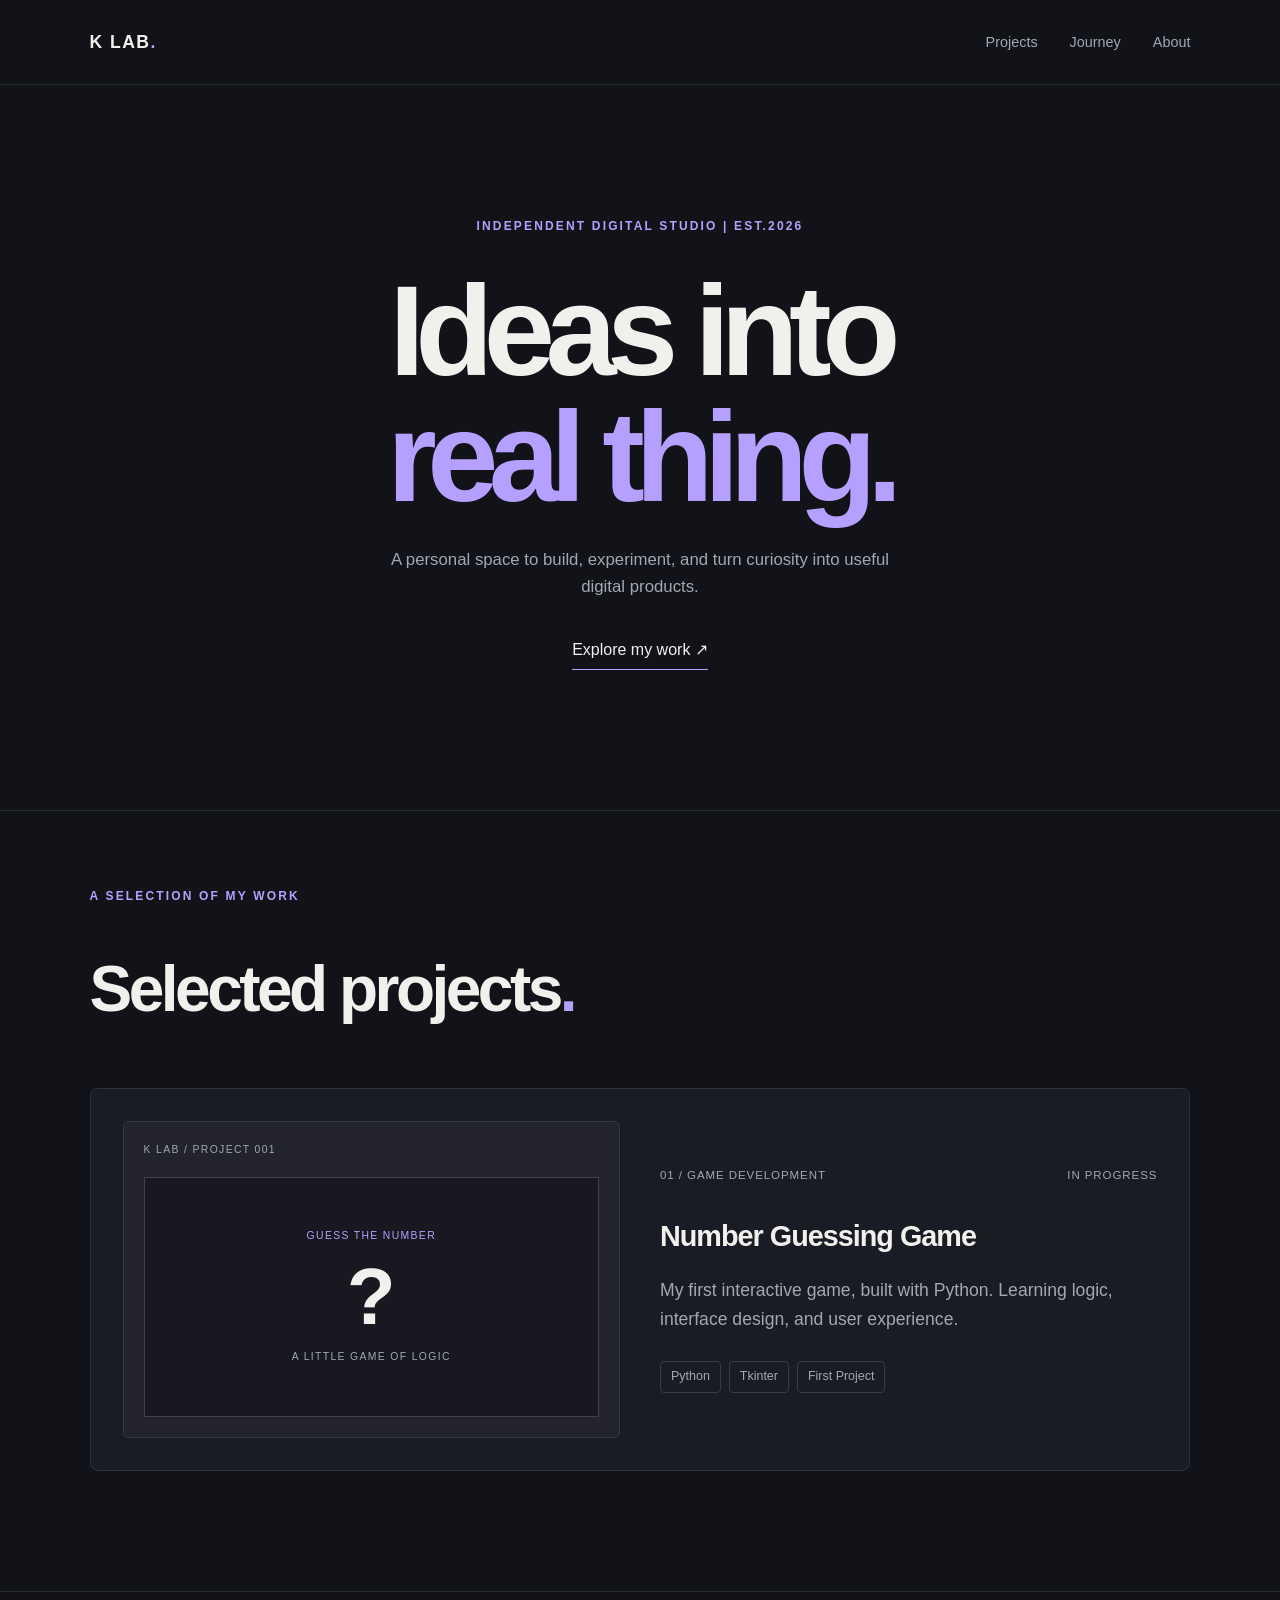
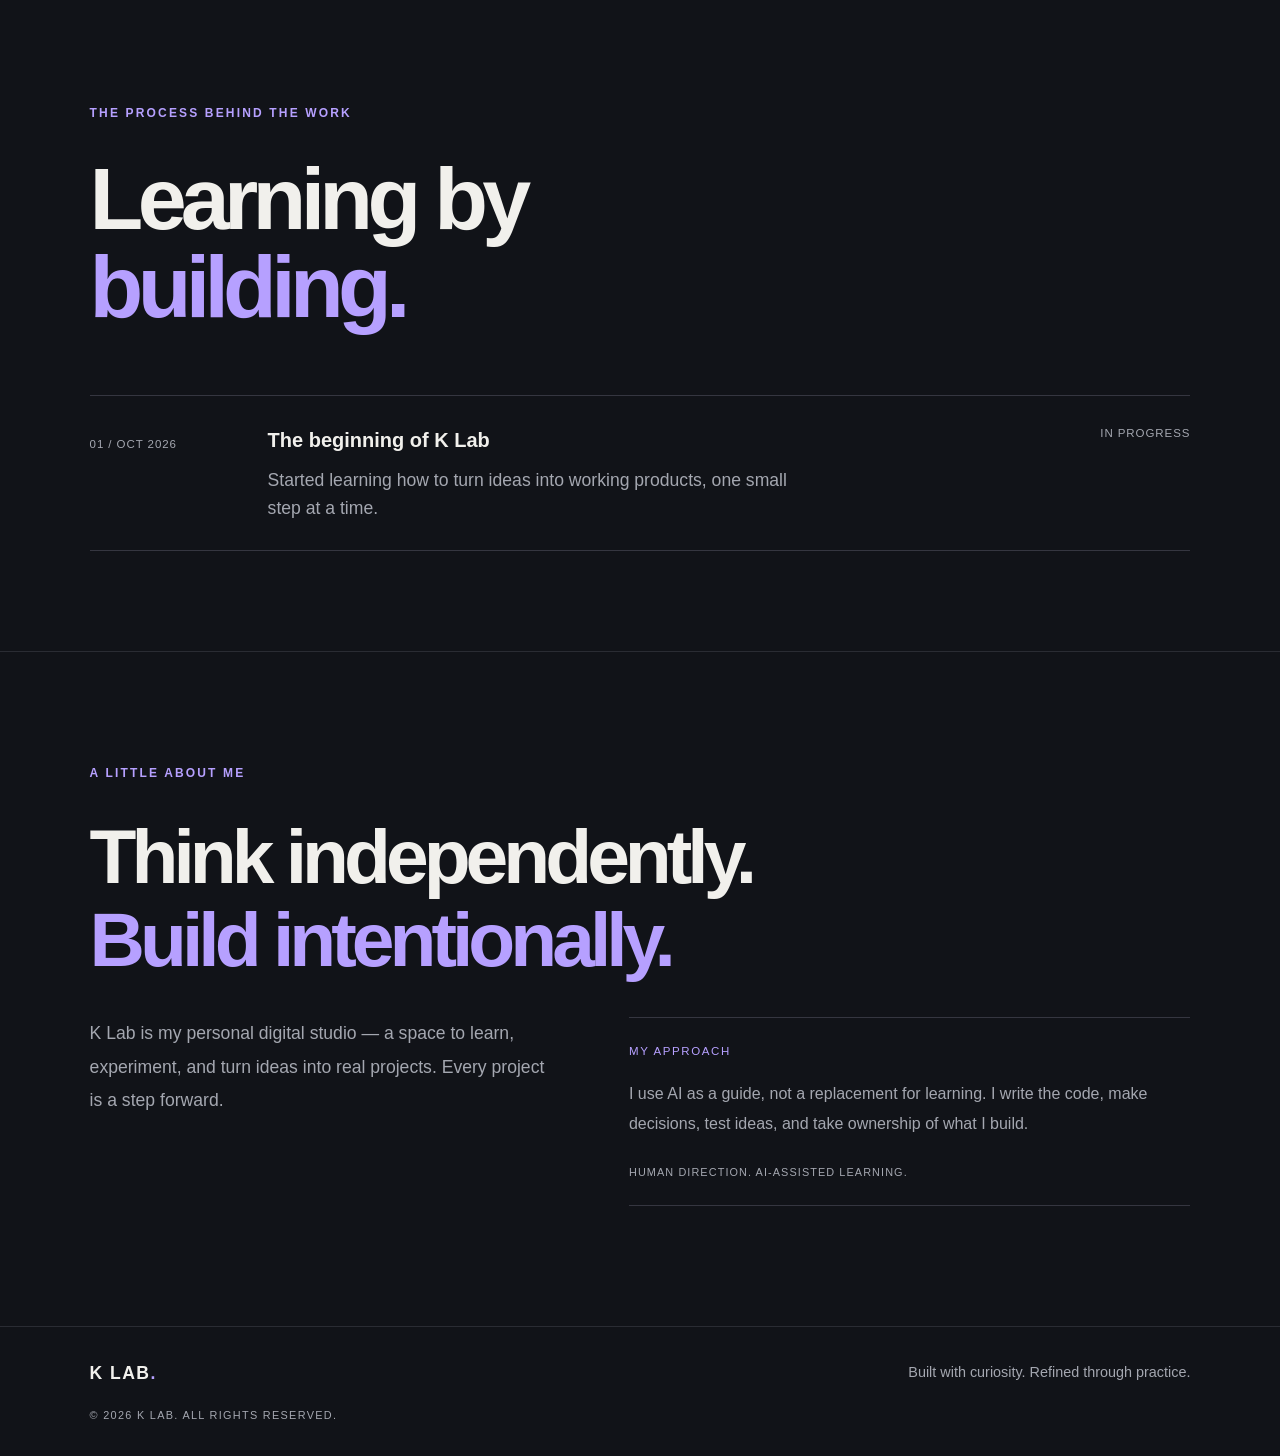
<file: index.html>
<!DOCTYPE html>
<html lang="en">
<head>
    <meta charset="UTF-8">
    <meta name="viewport" content="width=device-width, initial-scale=1.0">
    <title>K Lab - Digital Workshop</title>
    <link rel="stylesheet" href="style.css">
</head>
<body>

    <header class="site-header">
        <a class="logo" href="#">K LAB<span>.</span></a>

        <nav class="nav-links">
            <a href="#projects">Projects</a>
            <a href="#journey">Journey</a>
            <a href="#about">About</a>
        </nav>
    </header>

    <main>
        <section class="hero">
            <p class="eyebrow">INDEPENDENT DIGITAL STUDIO | EST.2026</p>

            <h1>
                Ideas into<br>
                <span>real thing.</span>
            </h1>

            <p class="hero-description">
                A personal space to build, experiment, and turn curiosity
                into useful digital products.
            </p>

            <a class="hero-link" href="#projects">
                Explore my work <span>↗</span>
            </a>
        </section>

        <section class="projects" id="projects">
            <div class="section-heading">
                <p class="eyebrow">A SELECTION OF MY WORK</p>
                <h2>Selected projects<span>.</span></h2>
            </div>

            <article class="project-card">
                <div class="project-preview">
                    <span class="preview-label">K LAB / PROJECT 001</span>

                    <div class="preview-screen">
                        <span class="preview-kicker">GUESS THE NUMBER</span>
                        <div class="preview-number">?</div>
                        <span class="preview-hint">A LITTLE GAME OF LOGIC</span>
                    </div>
                </div>

                <div class="project-info">
                    <div class="project-meta">
                        <span>01 / GAME DEVELOPMENT</span>
                        <span>IN PROGRESS</span>
                    </div>

                    <h3>
                        <a class="project-title-link" href="project-number-guessing.html">
                            Number Guessing Game
                        </a>
                    </h3>

                    <p>
                        My first interactive game, built with Python.
                        Learning logic, interface design, and user experience.
                    </p>

                    <div class="project-tags">
                        <span>Python</span>
                        <span>Tkinter</span>
                        <span>First Project</span>
                    </div>
                </div>
            </article>
        </section>

        <section class="journey" id="journey">
            <div class="journey-heading">
                <p class="eyebrow">THE PROCESS BEHIND THE WORK</p>
                <h2>Learning by<br><span>building.</span></h2>
            </div>

            <div class="journey-entry">
                <p class="journey-date">01 / OCT 2026</p>

                <div class="journey-content">
                    <h3>The beginning of K Lab</h3>
                    <p>
                        Started learning how to turn ideas into working
                        products, one small step at a time.
                    </p>
                </div>

                <span class="journey-status">IN PROGRESS</span>
            </div>
        </section>

        <section class="about" id="about">
            <p class="eyebrow">A LITTLE ABOUT ME</p>

            <h2>
                Think independently.<br>
                <span>Build intentionally.</span>
            </h2>

            <div class="about-layout">
                <p class="about-description">
                    K Lab is my personal digital studio — a space to learn,
                    experiment, and turn ideas into real projects.
                    Every project is a step forward.
                </p>

                <div class="about-philosophy">
                    <p class="philosophy-label">MY APPROACH</p>

                    <p>
                        I use AI as a guide, not a replacement for learning.
                        I write the code, make decisions, test ideas,
                        and take ownership of what I build.
                    </p>

                    <span class="philosophy-signature">
                        HUMAN DIRECTION. AI-ASSISTED LEARNING.
                    </span>
                </div>
            </div>
        </section>

    </main>
    <footer class="site-footer">
        <a class="logo" href="#">K LAB<span>.</span></a>

        <p>Built with curiosity. Refined through practice.</p>

        <span class="footer-note">© 2026 K LAB. ALL RIGHTS RESERVED.</span>
    </footer>

</body>
</html>
</file>
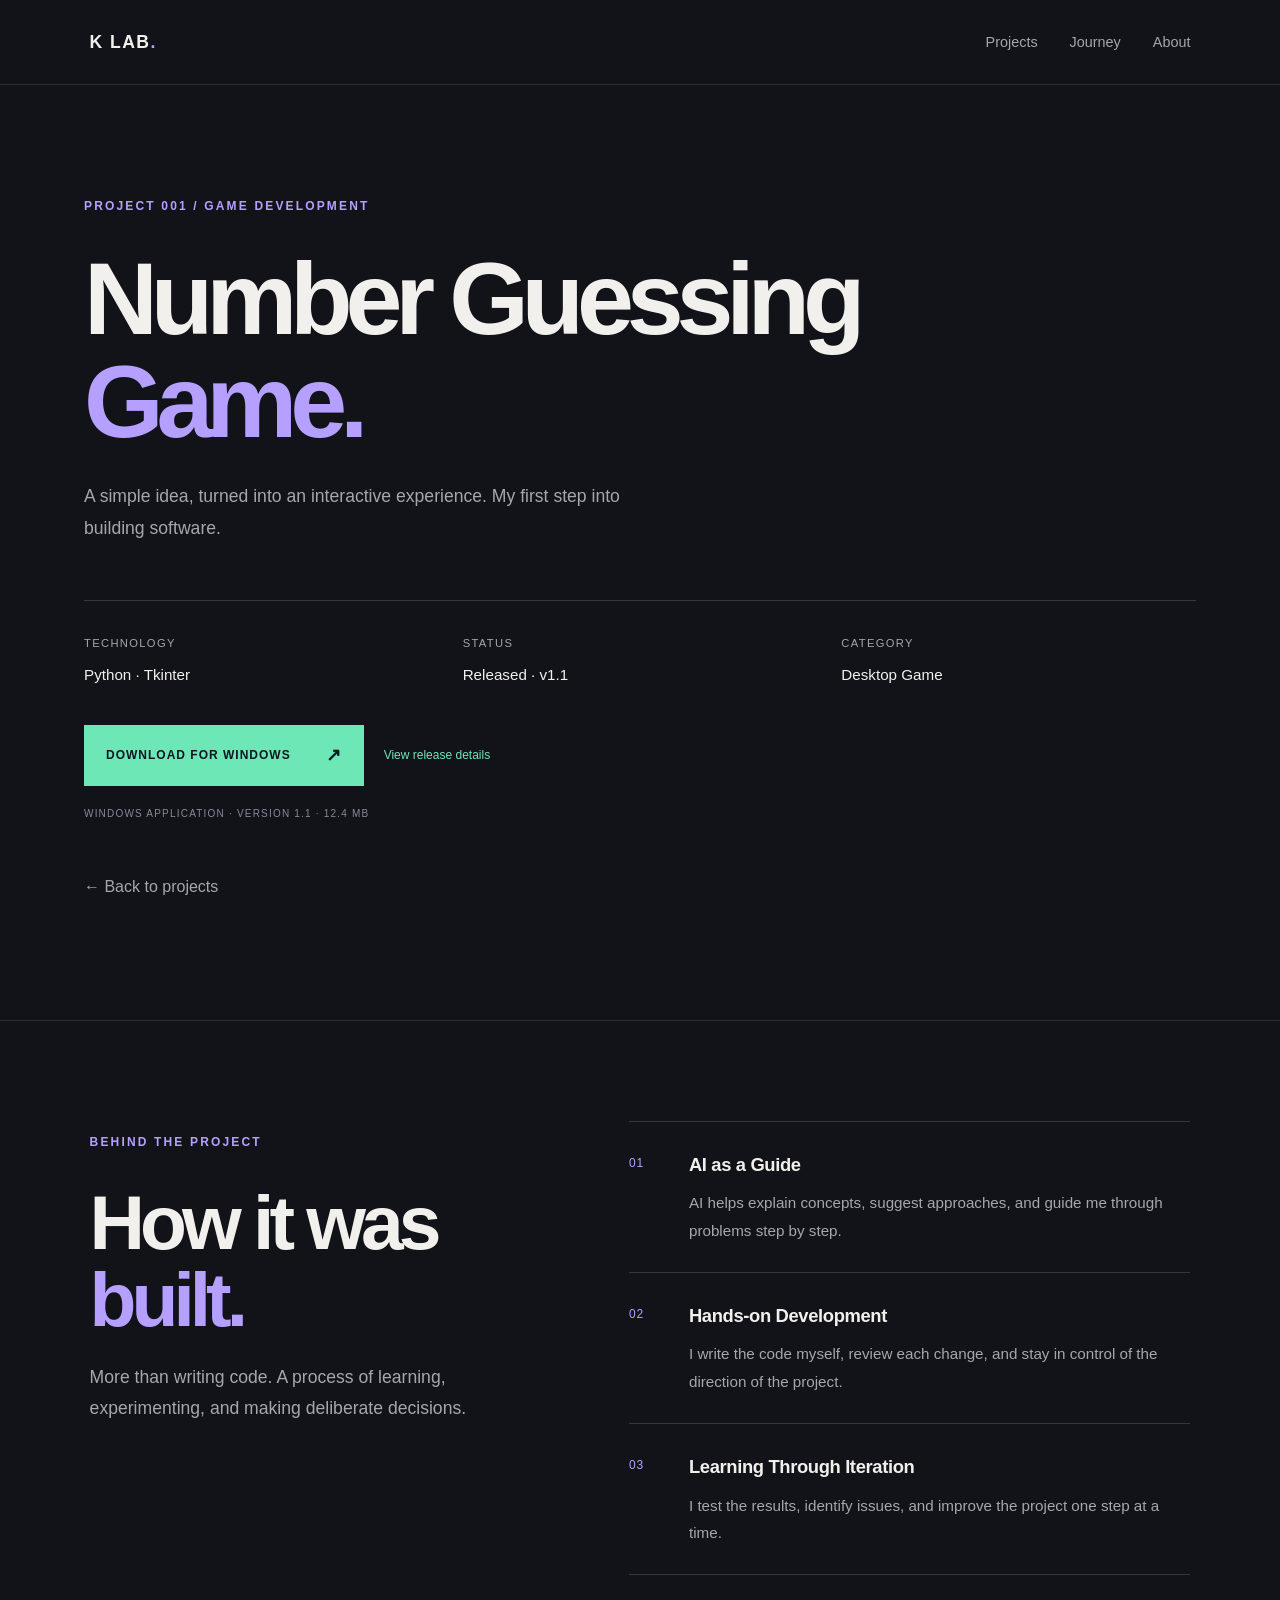
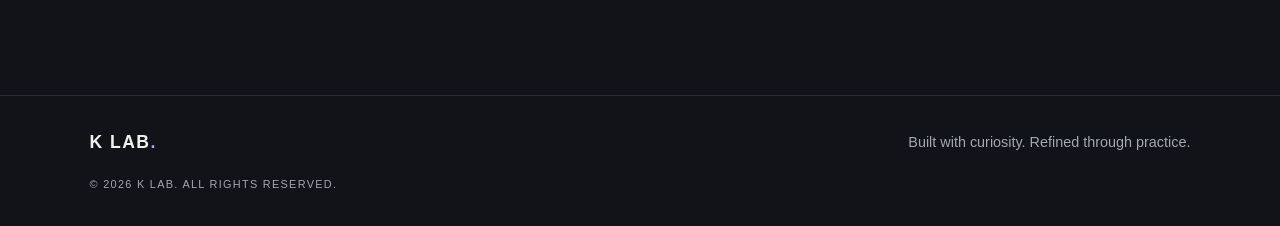
<file: project-number-guessing.html>
<!DOCTYPE html>
<html lang="en">
<head>
    <meta charset="UTF-8">
    <meta name="viewport" content="width=device-width, initial-scale=1.0">
    <title>Number Guessing Game — K Lab</title>
    <link rel="stylesheet" href="style.css">
    <link rel="stylesheet" href="project.css">
</head>
<body>

    <header class="site-header">
        <a class="logo" href="index.html">K LAB<span>.</span></a>

        <nav class="nav-links">
            <a href="index.html#projects">Projects</a>
            <a href="index.html#journey">Journey</a>
            <a href="index.html#about">About</a>
        </nav>
    </header>

    <main>
        <section class="project-hero">
            <p class="eyebrow">PROJECT 001 / GAME DEVELOPMENT</p>

            <h1>Number Guessing<br><span>Game.</span></h1>

            <p class="project-intro">
                A simple idea, turned into an interactive experience.
                My first step into building software.
            </p>

            <div class="project-details">
                <div>
                    <span class="detail-label">TECHNOLOGY</span>
                    <p>Python · Tkinter</p>
                </div>

                <div>
                    <span class="detail-label">STATUS</span>
                    <p>Released · v1.1</p>
                </div>

                <div>
                    <span class="detail-label">CATEGORY</span>
                    <p>Desktop Game</p>
                </div>
            </div>

            <div class="project-download">

                <a
                    class="download-button"
                    href="https://github.com/wuka79/KLab-NumberGuessingGame/releases/download/v1.1/KLab-NumberGuessingGame-Online.exe"
                >
                    <span>DOWNLOAD FOR WINDOWS</span>
                    <span class="download-arrow">↗</span>
                </a>

                <a
                    class="release-link"
                    href="https://github.com/wuka79/KLab-NumberGuessingGame/releases/latest"
                    target="_blank"
                    rel="noopener noreferrer"
                >
                    View release details
                </a>

                <p class="download-note">
                    WINDOWS APPLICATION · VERSION 1.1 · 12.4 MB
                </p>

            </div>

            <a class="back-link" href="index.html#projects">
                ← Back to projects
            </a>
        </section>

        
        <section class="build-process">
            <div class="build-heading">
                <p class="eyebrow">BEHIND THE PROJECT</p>
                <h2>How it was<br><span>built.</span></h2>
                <p class="build-intro">
                    More than writing code. A process of learning,
                    experimenting, and making deliberate decisions.
                </p>
            </div>

            <div class="build-steps">
                <article class="build-step">
                    <span class="step-number">01</span>
                    <div>
                        <h3>AI as a Guide</h3>
                        <p>
                            AI helps explain concepts, suggest approaches,
                            and guide me through problems step by step.
                        </p>
                    </div>
                </article>

                <article class="build-step">
                    <span class="step-number">02</span>
                    <div>
                        <h3>Hands-on Development</h3>
                        <p>
                            I write the code myself, review each change,
                            and stay in control of the direction of the project.
                        </p>
                    </div>
                </article>

                <article class="build-step">
                    <span class="step-number">03</span>
                    <div>
                        <h3>Learning Through Iteration</h3>
                        <p>
                            I test the results, identify issues,
                            and improve the project one step at a time.
                        </p>
                    </div>
                </article>
            </div>
        </section>

    </main>

    <footer class="site-footer">
        <a class="logo" href="index.html">K LAB<span>.</span></a>

        <p>Built with curiosity. Refined through practice.</p>

        <span class="footer-note">
            © 2026 K LAB. ALL RIGHTS RESERVED.
        </span>
    </footer>

</body>
</html>
</file>
<file: style.css>
/* K Lab - Design foundation */

:root {
    color-scheme: dark;
    --bg: #111318;
    --surface: #191c24;
    --text: #f1f0ec;
    --muted: #a4a7b0;
    --accent: #b6a0ff;
}

* {
    box-sizing: border-box;
}

body {
    margin: 0;
    min-height: 100vh;
    background: var(--bg);
    color: var(--text);
    font-family: "Segoe UI", Arial, sans-serif;
    line-height: 1.6;
}

h1 {
    font-size: clamp(3rem, 8vw, 6rem);
    letter-spacing: -0.06em;
    margin-bottom: 0.2em;
}

p {
    color: var(--muted);
    font-size: 1.1rem;
}

.site-header {
    display: flex;
    justify-content: space-between;
    align-items: center;
    padding: 28px 7%;
    border-bottom: 1px solid #2a2c33;
}

.logo {
    color: var(--text);
    text-decoration: none;
    font-size: 1.1rem;
    font-weight: 700;
    letter-spacing: 0.08em;
}

.logo span {
    color: var(--accent);
}

.nav-links {
    display: flex;
    gap: 32px;
}

.nav-links a {
    position: relative;
    color: var(--muted);
    text-decoration: none;
    font-size: 0.9rem;
    transition: color 0.25s ease;
}

.nav-links a::after {
    content: "";
    position: absolute;
    left: 0;
    bottom: -6px;
    width: 100%;
    height: 1px;
    background: var(--accent);
    transform: scaleX(0);
    transform-origin: right;
    transition: transform 0.25s ease;
}

.nav-links a:hover {
    color: var(--text);
}

.nav-links a:hover::after {
    transform: scaleX(1);
    transform-origin: left;
}


/* Hero section */

.hero {
    max-width: 1000px;
    margin: 0 auto;
    padding: 120px 24px 140px;
    text-align: center;
}

.eyebrow {
    color: var(--accent);
    font-size: 0.75rem;
    font-weight: 600;
    letter-spacing: 0.18em;
    margin-bottom: 32px;
}

.hero h1 {
    font-size: clamp(4rem, 10vw, 8rem);
    line-height: 0.98;
    letter-spacing: -0.075em;
    margin: 0;
}

.hero h1 span {
    color: var(--accent);
}

.hero-description {
    max-width: 520px;
    margin: 28px auto 0;
    color: var(--muted);
    font-size: 1.05rem;
}

.hero-link {
    display: inline-block;
    margin-top: 36px;
    padding-bottom: 6px;
    border-bottom: 1px solid var(--accent);
    color: var(--text);
    text-decoration: none;
    transition: color 0.2s ease;
}

.hero-link:hover {
    color: var(--accent);
}


/* Projects section */

.projects {
    padding: 64px 7% 120px;
    border-top: 1px solid #2a2c33;
}

.section-heading {
    margin-bottom: 48px;
}

.section-heading h2 {
    margin: 0;
    font-size: clamp(2.2rem, 5vw, 4rem);
    letter-spacing: -0.055em;
}

.section-heading h2 span {
    color: var(--accent);
}

.project-card {
    position: relative;
    padding: 32px;
    border: 1px solid #30323a;
    border-radius: 8px;
    background: var(--surface);
    transition: border-color 0.25s ease,
                transform 0.25s ease;
}

.project-card:hover {
    border-color: #8170b8;
    transform: translateY(-3px);
}

.project-meta {
    display: flex;
    justify-content: space-between;
    gap: 16px;
    color: var(--muted);
    font-size: 0.72rem;
    letter-spacing: 0.08em;
}

.project-card h3 {
    margin: 36px 0 12px;
    font-size: 1.8rem;
    letter-spacing: -0.035em;
}

.project-card > p {
    max-width: 540px;
}

.project-tags {
    display: flex;
    flex-wrap: wrap;
    gap: 8px;
    margin-top: 28px;
}

.project-tags span {
    padding: 5px 10px;
    border: 1px solid #383a44;
    border-radius: 4px;
    color: var(--muted);
    font-size: 0.78rem;
}


/* Project showcase */

.project-card {
    display: grid;
    grid-template-columns: 1fr 1fr;
    gap: 40px;
    align-items: center;
}

.project-preview {
    min-height: 300px;
    padding: 20px;
    background: #22232b;
    border: 1px solid #353640;
    border-radius: 5px;
    transition: border-color 0.3s ease,
                background 0.3s ease;
}

.project-card:hover .project-preview {
    border-color: #51466f;
    background: #272631;
}

.preview-label,
.preview-kicker,
.preview-hint {
    display: block;
    font-size: 0.65rem;
    letter-spacing: 0.13em;
}

.preview-label {
    color: var(--muted);
}

.preview-screen {
    min-height: 240px;
    display: flex;
    flex-direction: column;
    align-items: center;
    justify-content: center;
    margin-top: 18px;
    border: 1px solid #41404d;
    background: #171820;
}

.preview-kicker {
    color: var(--accent);
}

.preview-number {
    margin: 8px 0;
    font-size: 5rem;
    font-weight: 700;
    line-height: 1.1;
}

.preview-hint {
    color: var(--muted);
}

.project-info h3 {
    margin-top: 28px;
}


/* Responsive layout */

@media (max-width: 700px) {
    .site-header {
        padding: 20px 6%;
    }

    .nav-links {
        gap: 14px;
    }

    .nav-links a {
        font-size: 0.78rem;
    }

    .hero {
        padding: 88px 20px 100px;
    }

    .projects {
        padding: 48px 6% 80px;
    }

    .project-card {
        grid-template-columns: 1fr;
        gap: 28px;
        padding: 18px;
    }

    .project-preview {
        min-height: 260px;
    }

    .project-meta {
        flex-wrap: wrap;
    }
}


/* Journey */

.journey {
    padding: 100px 7%;
    border-top: 1px solid #2a2c33;
}

.journey-heading {
    margin-bottom: 64px;
}

.journey-heading h2 {
    margin: 0;
    font-size: clamp(3rem, 7vw, 5.5rem);
    line-height: 1;
    letter-spacing: -0.065em;
}

.journey-heading h2 span {
    color: var(--accent);
}

.journey-entry {
    display: grid;
    grid-template-columns: 150px 1fr auto;
    gap: 28px;
    align-items: start;
    padding: 28px 0;
    border-top: 1px solid #353640;
    border-bottom: 1px solid #353640;
}

.journey-date,
.journey-status {
    color: var(--muted);
    font-size: 0.72rem;
    letter-spacing: 0.08em;
}

.journey-content h3 {
    margin: 0 0 10px;
    font-size: 1.25rem;
}

.journey-content p {
    max-width: 520px;
    margin: 0;
}

@media (max-width: 700px) {
    .journey {
        padding: 72px 6%;
    }

    .journey-entry {
        grid-template-columns: 1fr;
        gap: 12px;
    }
}


/* About section */

.about {
    padding: 100px 7% 120px;
    border-top: 1px solid #2a2c33;
}

.about h2 {
    margin: 0;
    font-size: clamp(2.8rem, 6vw, 5rem);
    line-height: 1.08;
    letter-spacing: -0.065em;
}

.about h2 span {
    color: var(--accent);
}

/* About philosophy layout */

.about-layout {
    display: grid;
    grid-template-columns: 0.9fr 1.1fr;
    gap: 80px;
    align-items: start;
    margin-top: 36px;
}

.about-description {
    margin: 0;
    line-height: 1.9;
}

.about-philosophy {
    padding: 24px 0;
    border-top: 1px solid #353640;
    border-bottom: 1px solid #353640;
}

.philosophy-label {
    margin: 0 0 18px;
    color: var(--accent);
    font-size: 0.72rem;
    letter-spacing: 0.14em;
}

.about-philosophy > p:not(.philosophy-label) {
    margin: 0;
    font-size: 1rem;
    line-height: 1.9;
}

.philosophy-signature {
    display: block;
    margin-top: 24px;
    color: var(--muted);
    font-size: 0.68rem;
    letter-spacing: 0.1em;
}

@media (max-width: 700px) {
    .about-layout {
        grid-template-columns: 1fr;
        gap: 28px;
        margin-top: 28px;
    }
}


/* Footer */

.site-footer {
    display: grid;
    grid-template-columns: 1fr auto;
    align-items: center;
    gap: 20px;
    padding: 32px 7%;
    border-top: 1px solid #2a2c33;
}

.site-footer p {
    margin: 0;
    font-size: 0.9rem;
}

.footer-note {
    grid-column: 1 / -1;
    color: var(--muted);
    font-size: 0.68rem;
    letter-spacing: 0.12em;
}

@media (max-width: 700px) {
    .site-footer {
        grid-template-columns: 1fr;
        gap: 12px;
        padding: 28px 6%;
    }

    .footer-note {
        grid-column: auto;
    }
}


/* Project title link */

.project-title-link {
    color: var(--text);
    text-decoration: none;
    transition: color 0.25s ease;
}

.project-title-link::after {
    content: "";
    position: absolute;
    inset: 0;
}

.project-title-link:hover {
    color: var(--accent);
}

.project-title-link:focus-visible {
    outline: 2px solid var(--accent);
    outline-offset: 5px;
}
</file>
<file: project.css>
/* Project page */

.project-hero {
    width: 100%;
    max-width: 1240px;
    margin-left: auto;
    margin-right: auto;
    padding: 100px 64px 120px;
}

.project-hero h1 {
    margin: 0;
    font-size: clamp(3.5rem, 8vw, 7rem);
    line-height: 1;
    letter-spacing: -0.07em;
}

.project-hero h1 span {
    color: var(--accent);
}

.project-intro {
    max-width: 580px;
    margin-top: 28px;
    line-height: 1.8;
}

.project-details {
    display: grid;
    grid-template-columns: repeat(3, 1fr);
    gap: 24px;
    margin-top: 56px;
    padding-top: 28px;
    border-top: 1px solid #353640;
}

.detail-label {
    color: var(--muted);
    font-size: 0.7rem;
    letter-spacing: 0.12em;
}

.project-details p {
    margin: 8px 0 0;
    color: var(--text);
    font-size: 0.95rem;
}

.back-link {
    display: inline-block;
    margin-top: 52px;
    color: var(--muted);
    text-decoration: none;
    transition: color 0.25s ease;
}

.back-link:hover {
    color: var(--accent);
}

@media (max-width: 700px) {
    .project-hero {
        padding: 80px 24px 88px;
    }

    .project-hero h1 {
        font-size: clamp(3rem, 12vw, 5rem);
    }

    .project-details {
        grid-template-columns: 1fr;
        gap: 24px;
        margin-top: 40px;
    }

    .back-link {
        margin-top: 40px;
    }
}


/* Build process */

.build-process {
    display: grid;
    grid-template-columns: 0.9fr 1.1fr;
    gap: 80px;
    padding: 100px 7% 120px;
    border-top: 1px solid #2a2c33;
}

.build-heading h2 {
    margin: 0;
    font-size: clamp(3rem, 6vw, 5rem);
    line-height: 1;
    letter-spacing: -0.065em;
}

.build-heading h2 span {
    color: var(--accent);
}

.build-intro {
    max-width: 380px;
    margin-top: 24px;
    line-height: 1.8;
}

.build-step {
    display: grid;
    grid-template-columns: 40px 1fr;
    gap: 20px;
    padding: 28px 0;
    border-top: 1px solid #353640;
}

.build-step:last-child {
    border-bottom: 1px solid #353640;
}

.step-number {
    padding-top: 4px;
    color: var(--accent);
    font-size: 0.75rem;
    letter-spacing: 0.08em;
}

.build-step h3 {
    margin: 0 0 10px;
    font-size: 1.15rem;
    letter-spacing: -0.02em;
}

.build-step p {
    margin: 0;
    font-size: 0.95rem;
    line-height: 1.8;
}

@media (max-width: 700px) {
    .build-process {
        grid-template-columns: 1fr;
        gap: 36px;
        padding: 72px 24px 88px;
    }
}

/* PROJECT DOWNLOAD */

.project-download {
    display: flex;
    align-items: center;
    flex-wrap: wrap;
    gap: 20px;
    margin-top: 38px;
}

.download-button {
    display: inline-flex;
    align-items: center;
    justify-content: space-between;
    gap: 35px;

    padding: 16px 22px;

    background: #6EE7B7;
    color: #101522;

    font-size: 12px;
    font-weight: 700;
    letter-spacing: 1px;

    text-decoration: none;

    transition: 0.3s ease;
}

.download-button:hover {
    background: #91F2CB;
    transform: translateY(-3px);
}

.download-arrow {
    font-size: 18px;
}

.release-link {
    color: #6EE7B7;
    font-size: 12px;
    text-decoration: none;

    border-bottom: 1px solid transparent;
    transition: 0.3s ease;
}

.release-link:hover {
    border-bottom-color: #6EE7B7;
}

.download-note {
    flex-basis: 100%;
    margin: 0;

    color: #858B99;
    font-size: 10px;
    letter-spacing: 1.2px;
}
</file>
